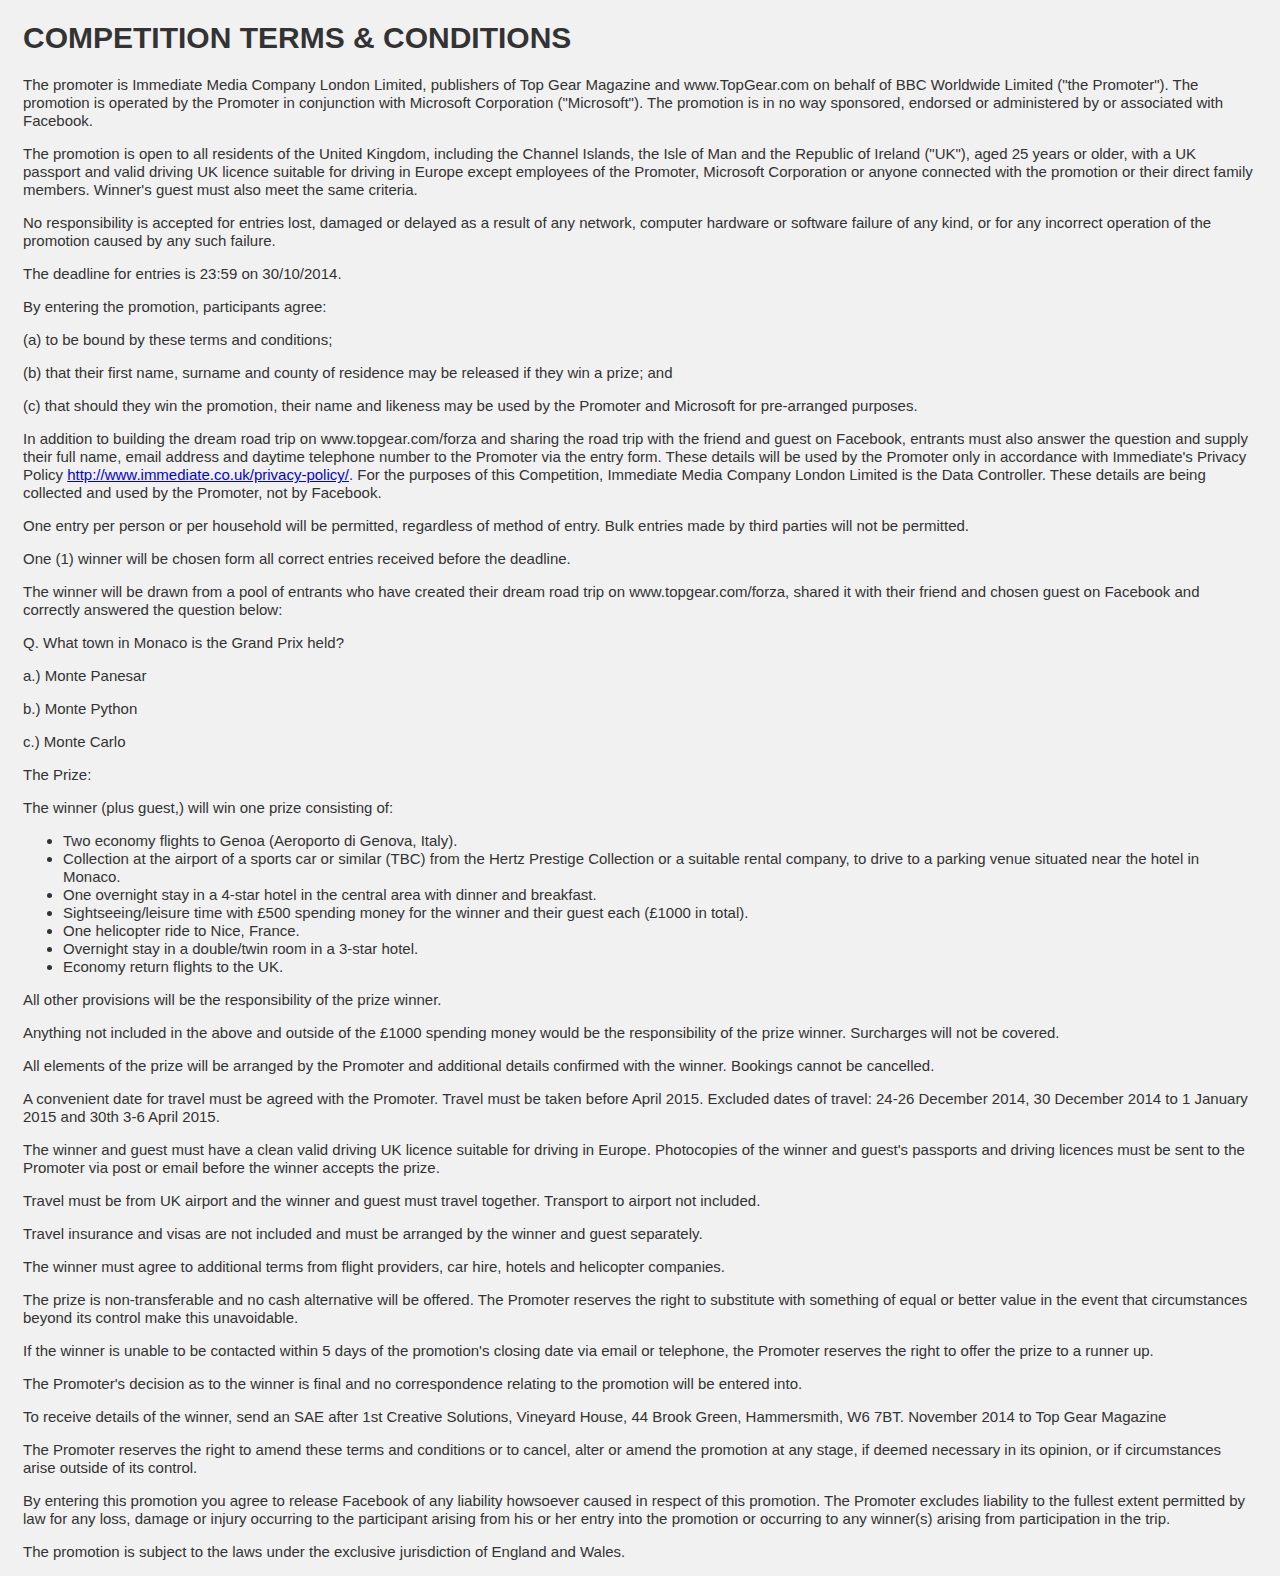
<file: terms-and-conditions/index.html>
<!DOCTYPE html>
<html lang="en">
<head>
    <meta charset="utf-8">
    <title>Competition terms & conditions - The Ultimate Road Trip - Forza Fuel - BBC Top Gear</title>
    <style>
        body {
            font-family: "Lato","Helvetica Neue",Helvetica,Arial,sans-serif;
            font-size: 15px;
            font-weight: 400;
            line-height: 1.2;
            color: #333333;
            background-color: #f1f1f1;
            padding: 0 15px;
        }
    </style>
</head>

<body>

<h1>COMPETITION TERMS & CONDITIONS</h1>

<p>The promoter is Immediate Media Company London Limited, publishers of Top Gear Magazine

and www.TopGear.com on behalf of BBC Worldwide Limited ("the Promoter"). The promotion is 

operated by the Promoter in conjunction with Microsoft Corporation ("Microsoft"). The promotion is 

in no way sponsored, endorsed or administered by or associated with Facebook.</p>

<p>The promotion is open to all residents of the United Kingdom, including the Channel Islands, the 

Isle of Man and the Republic of Ireland ("UK"), aged 25 years or older, with a UK passport and 

valid driving UK licence suitable for driving in Europe except employees of the Promoter, Microsoft 

Corporation or anyone connected with the promotion or their direct family members. Winner's 

guest must also meet the same criteria.</p>

<p>No responsibility is accepted for entries lost, damaged or delayed as a result of any network, 

computer hardware or software failure of any kind, or for any incorrect operation of the promotion 

caused by any such failure.</p>

<p>The deadline for entries is 23:59 on 30/10/2014.</p>

<p>By entering the promotion, participants agree:</p>

<p>(a) to be bound by these terms and conditions;</p>

<p>(b) that their first name, surname and county of residence may be released if they win a prize; and</p>

<p>(c) that should they win the promotion, their name and likeness may be used by the Promoter

and Microsoft for pre-arranged purposes.</p>

<p>In addition to building the dream road trip on www.topgear.com/forza and sharing the road trip 

with the friend and guest on Facebook, entrants must also answer the question and supply their 

full name, email address and daytime telephone number to the Promoter via the entry form. These 

details will be used by the Promoter only in accordance with Immediate's Privacy Policy <a href="http://

www.immediate.co.uk/privacy-policy/">http://www.immediate.co.uk/privacy-policy/</a>. For the purposes of this Competition, Immediate Media 

Company London Limited is the Data Controller. These details are being collected and used by the 

Promoter, not by Facebook.</p>

<p>One entry per person or per household will be permitted, regardless of method of entry. Bulk entries

made by third parties will not be permitted.</p>

<p>One (1) winner will be chosen form all correct entries received before the deadline.</p>

<p>The winner will be drawn from a pool of entrants who have created their dream road trip on 

www.topgear.com/forza, shared it with their friend and chosen guest on Facebook and correctly 

answered the question below:</p>

<p>Q. What town in Monaco is the Grand Prix held?</p>

<p>a.) Monte Panesar</p>

<p>b.) Monte Python</p>

<p>c.) Monte Carlo</p>

<p>The Prize:</p>

<p>The winner (plus guest,) will win one prize consisting of:</p>

<ul>
    <li>Two economy flights to Genoa (Aeroporto di Genova, Italy).</li>
    <li>Collection at the airport of a sports car or similar (TBC) from the Hertz Prestige Collection or

a suitable rental company, to drive to a parking venue situated near the hotel in Monaco.</li>
    <li>One overnight stay in a 4-star hotel in the central area with dinner and breakfast.</li>
    <li>Sightseeing/leisure time with &pound;500 spending money for the winner and their guest each

(&pound;1000 in total).</li>
    <li>One helicopter ride to Nice, France.</li>
    <li>Overnight stay in a double/twin room in a 3-star hotel.</li>
    <li>Economy return flights to the UK.</li>
</ul>
    
<p>All other provisions will be the responsibility of the prize winner.</p>

<p>Anything not included in the above and outside of the &pound;1000 spending money would be the 

responsibility of the prize winner. Surcharges will not be covered.</p>

<p>All elements of the prize will be arranged by the Promoter and additional details confirmed with the 

winner. Bookings cannot be cancelled.</p>

<p>A convenient date for travel must be agreed with the Promoter. Travel must be taken before April

 2015. Excluded dates of travel: 24-26 December 2014, 30 December 2014 to 1 January 2015 and 

30th

3-6 April 2015.</p>

<p>The winner and guest must have a clean valid driving UK licence suitable for driving in Europe.

Photocopies of the winner and guest's passports and driving licences must be sent to the Promoter 

via post or email before the winner accepts the prize.</p>

<p>Travel must be from UK airport and the winner and guest must travel together. Transport to airport

not included.</p>

<p>Travel insurance and visas are not included and must be arranged by the winner and guest

separately.</p>

<p>The winner must agree to additional terms from flight providers, car hire, hotels and helicopter

companies.</p>

<p>The prize is non-transferable and no cash alternative will be offered. The Promoter reserves the right

to substitute with something of equal or better value in the event that circumstances beyond its 

control make this unavoidable.</p>

<p>If the winner is unable to be contacted within 5 days of the promotion's closing date via email or

telephone, the Promoter reserves the right to offer the prize to a runner up.</p>

<p>The Promoter's decision as to the winner is final and no correspondence relating to the promotion 

will be entered into.</p>

<p>To receive details of the winner, send an SAE after 1st

Creative Solutions, Vineyard House, 44 Brook Green, Hammersmith, W6 7BT.

 November 2014 to Top Gear Magazine</p>

<p>The Promoter reserves the right to amend these terms and conditions or to cancel, alter or amend

the promotion at any stage, if deemed necessary in its opinion, or if circumstances arise outside of 

its control.</p>

<p>By entering this promotion you agree to release Facebook of any liability howsoever caused in

respect of this promotion. The Promoter excludes liability to the fullest extent permitted by law 

for any loss, damage or injury occurring to the participant arising from his or her entry into the 

promotion or occurring to any winner(s) arising from participation in the trip.</p>

<p>The promotion is subject to the laws under the exclusive jurisdiction of England and Wales.</p>

</body>
</html>
</file>
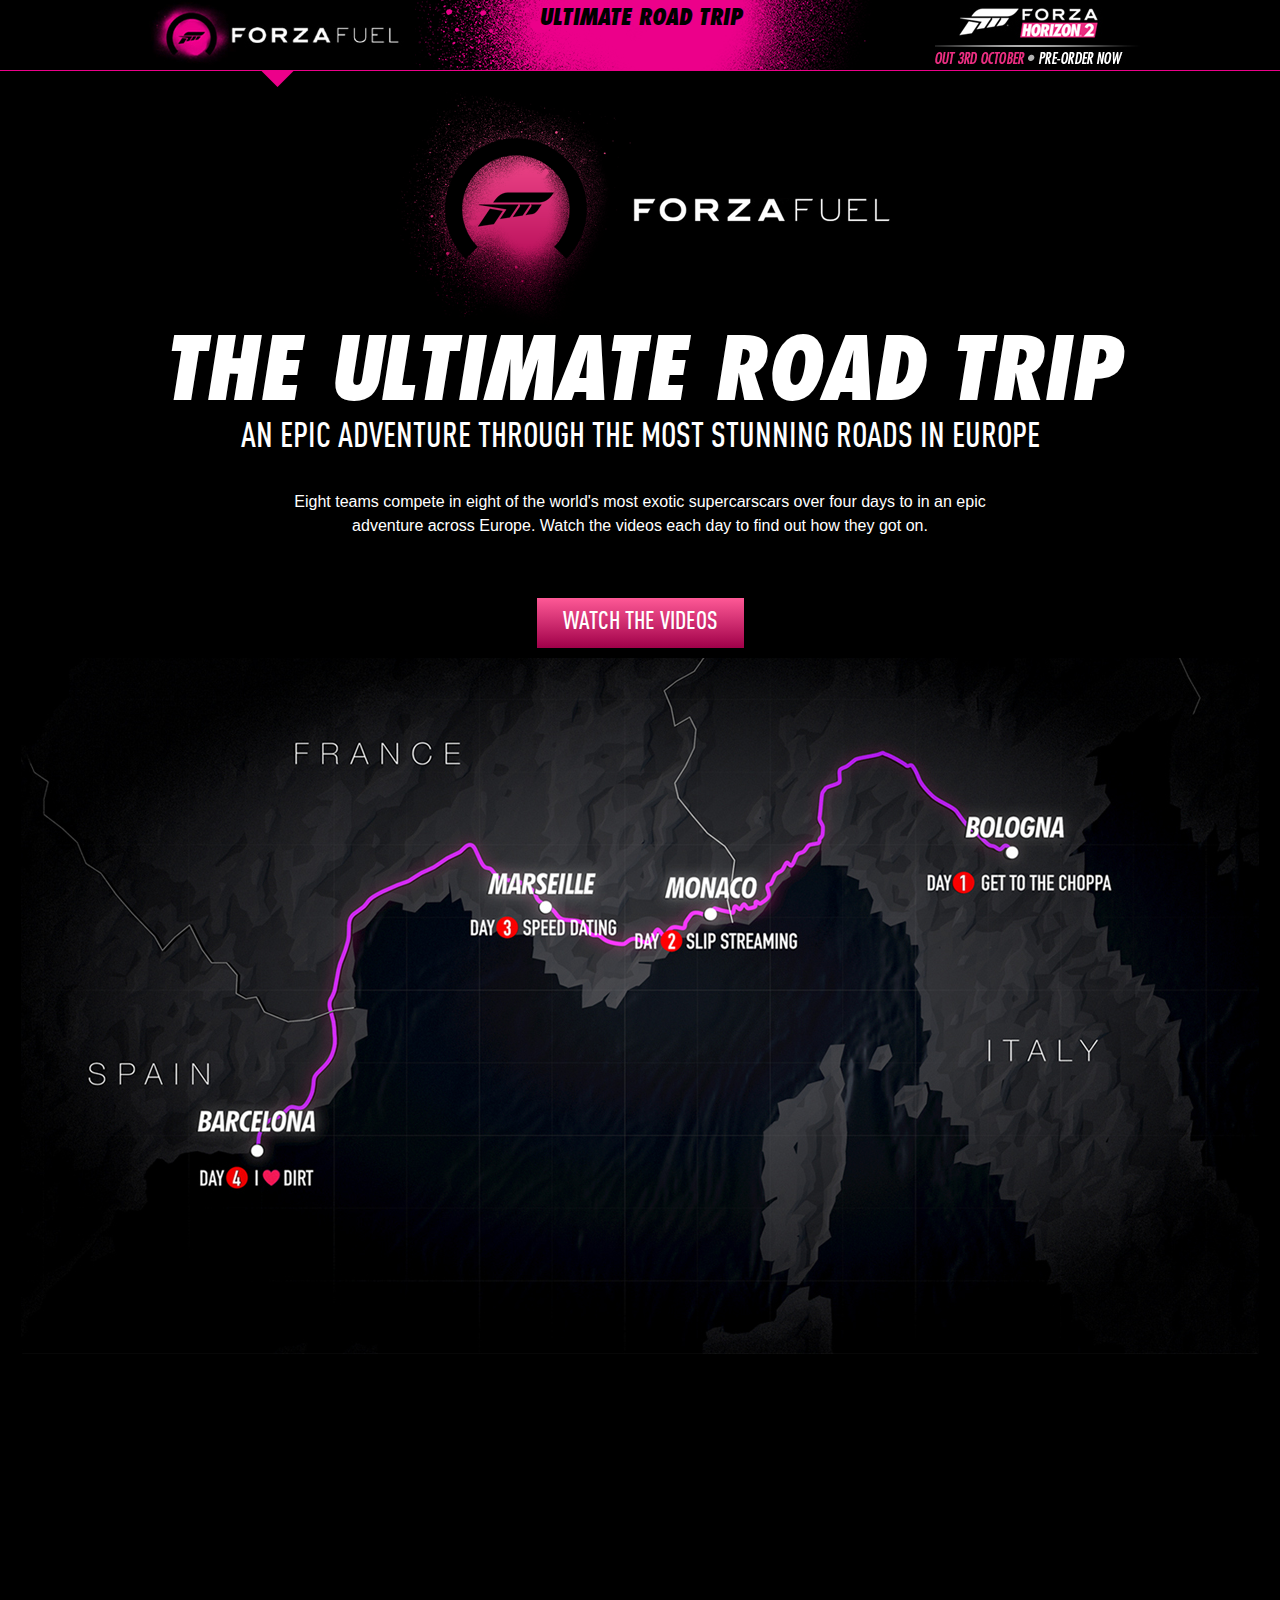
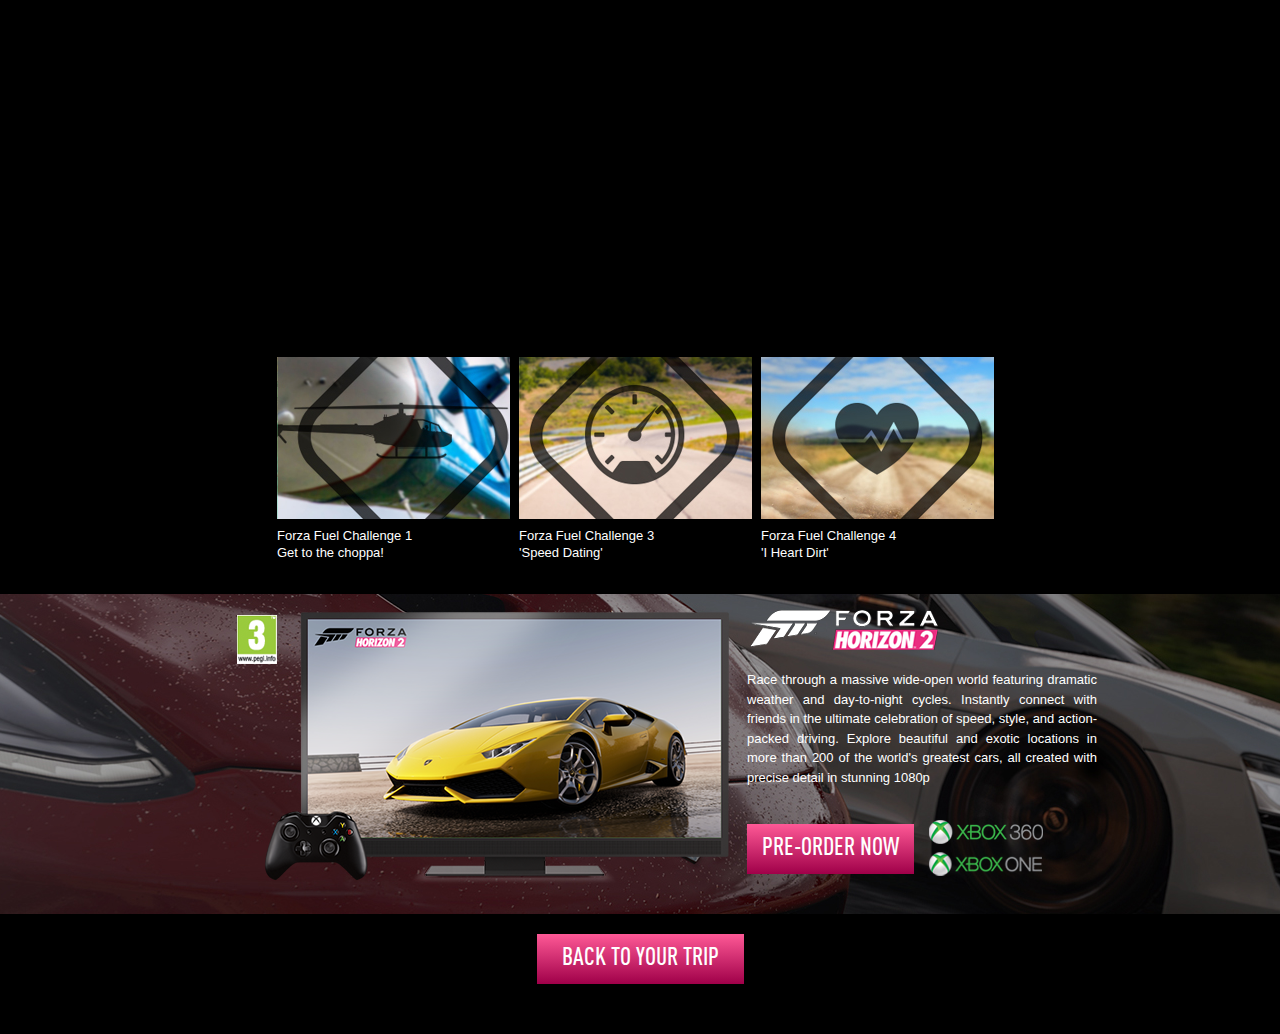
<file: about.html>
<!DOCTYPE html>
<head>
    <meta charset="utf-8">
    <meta http-equiv="X-UA-Compatible" content="IE=edge">
    <link rel="stylesheet" type="text/css" href="css/font.css">
    <link rel="stylesheet" type="text/css" href="css/main.css">
    <link rel="stylesheet" type="text/css" href="css/pages.css">
    <title>The Ultimate Road Trip - Forza Fuel - BBC Top Gear</title>
    <meta property="og:url" content="http://www.topgear.com/forza" /> 
    <meta property="og:title" content="Create your ultimate Road Trip | Forza Fuel | BBC Top Gear" />
    <meta property="og:description" content="Visit www.topgear.com/forza now to create your own perfect Forza road trip! Share with your friends and you could win a perfect road trip of your own with a friend to Monaco!" /> 
    <meta property="og:image" content="http://compass.xboxlive.com/assets/5d/ab/5dabf58b-a2bb-4901-bde5-0f49d168086f.jpg" /> 
</head>

<body id="videos-page">
    
    <!--[if lte IE 9]>
        <p class="browsehappy">You are using an <strong>outdated</strong> browser. Please <a href="http://browsehappy.com/">upgrade your browser</a> to improve your experience.</p>
    <![endif]-->
    
    <main>
        
        <header>
            <nav ng-controller="navigationController">
                
                <div class="inner">
                
                    <div class="ff-logo">
                        <a href="about.html">
                            <img src="img/ff-logo.jpg" />
                        </a>
                    </div>
                    <div class="user-progress">
                        <div class="title"><a href="http://www.topgear.com/forza/"><span class="ff-futura black">Ultimate Road Trip</a></span></div>
                    </div>
                    <div class="ff-preorder">
                        <a href="http://www.xbox.com/en-GB/games/forza-horizon-2">
                            <img src="img/ff-preorder.jpg" />
                        </a>
                    </div>
                    <div class="pointer"></div>
                </div>
                
            </nav>
            
        </header>
        
        <div class="sections-wrapper">
            <section id="screen-5" class="videos">
                <div class="inner">
                    
                    <div class="logo-wrapper">
                        <img src="img/f-spraylogo.png" class="logo-image" />
                        <img src="img/ff-title.png" class="logo-title" />
                    </div>
                    
                    <div class="main-heading-wrapper">
                        <h1 class="ff-futura"><span class="fnt-col-white">The Ultimate Road Trip</span></h1>
                        <h2 class="ff-din">AN EPIC ADVENTURE THROUGH THE MOST STUNNING ROADS IN EUROPE</h2>
                    </div>
                    
                    <p class="intro">Eight teams compete in eight of the world's most exotic supercarscars over four days to in an epic adventure across Europe. Watch the videos each day to find out how they got on.</p>
                    
                    <a class="button-pink ff-din scroll-to" href="#video-section">WATCH THE VIDEOS</a>
                    
                    <div id="map">
                        <img src="img/map.jpg" />
                    </div>
                    
                    <div id="videos-wrapper">
                        <a name="video-section"></a>
                        <div class="main-video">
                            <ul>
                                <!--<li id="video-0" class="mask"><img src="img/mask2.jpg" /></li>-->
                                <li id="video-1" class=""><iframe width="960" height="540" src="//www.youtube.com/embed/WDxniMglTaI" frameborder="0" allowfullscreen></iframe></li>
                                <!--<li id="video-2" class=""></li>-->
                                <li id="video-3" class=""><iframe width="960" height="540" src="//www.youtube.com/embed/urrMe8xFHME" frameborder="0" allowfullscreen></iframe></li>
                                <li id="video-4" class=""><iframe width="960" height="540" src="//www.youtube.com/embed/LqASmbSYlV0" frameborder="0" allowfullscreen></iframe></li>
                            </ul>
                        </div>
                        
                        <div class="video-thumbnails">
                            <ul style="width: 726px; margin: 0 auto;">
                                <li id="thumb-1" class="on"><a class="thumb" href=""><img src="img/videos/thumbnails/1.jpg" /></a><a class="video-title" target="_blank" href="https://www.youtube.com/watch?v=WDxniMglTaI&list=UUozZmz40Oc6NYD4JtZJgO8A">Forza Fuel Challenge 1 <br>Get to the choppa!</a></li>
                                <!--<li id="thumb-2" class="on"><a href=""><img src="img/videos/thumbnails/2.jpg" /></a></li>-->
                                <li id="thumb-3" class="on"><a class="thumb" href=""><img src="img/videos/thumbnails/3.jpg" /></a><a class="video-title" target="_blank" href="https://www.youtube.com/watch?v=urrMe8xFHME&index=1&list=UUozZmz40Oc6NYD4JtZJgO8A">Forza Fuel Challenge 3 <br>'Speed Dating'</a></li>
                                <li id="thumb-4" class="on last"><a class="thumb" href=""><img src="img/videos/thumbnails/4.jpg" /></a><a class="video-title" target="_blank" href="https://www.youtube.com/watch?v=LqASmbSYlV0&list=UUozZmz40Oc6NYD4JtZJgO8A">Forza Fuel Challenge 4 <br>'I Heart Dirt'</a></li>
                            </ul>
                        </div>
                    </div>
                    
                    <div class="preorder-wrapper">
                        <div class="inner">
                            <p>Race through a massive wide-open world featuring dramatic weather and day-to-night cycles. Instantly connect with friends in the ultimate celebration of speed, style, and action-packed driving. Explore beautiful and exotic locations in more than 200 of the world's greatest cars, all created with precise detail in stunning 1080p</p>
                            <a class="button-pink ff-din button-preorder" href="http://www.xbox.com/en-GB/games/forza-horizon-2">PRE-ORDER NOW</a>
                        </div> 
                    </div>
                    
                    <a class="button-pink ff-din" href="http://www.topgear.com/forza/">BACK TO YOUR TRIP</a>
                    <div class="spacer h50"></div>
                </div>
            </section>       
        </div>
        
    </main>
    <script src="js/jquery-1.11.1.min.js"></script>
    <script src="js/video-page.js"></script>                
</body>

</html>
</file>
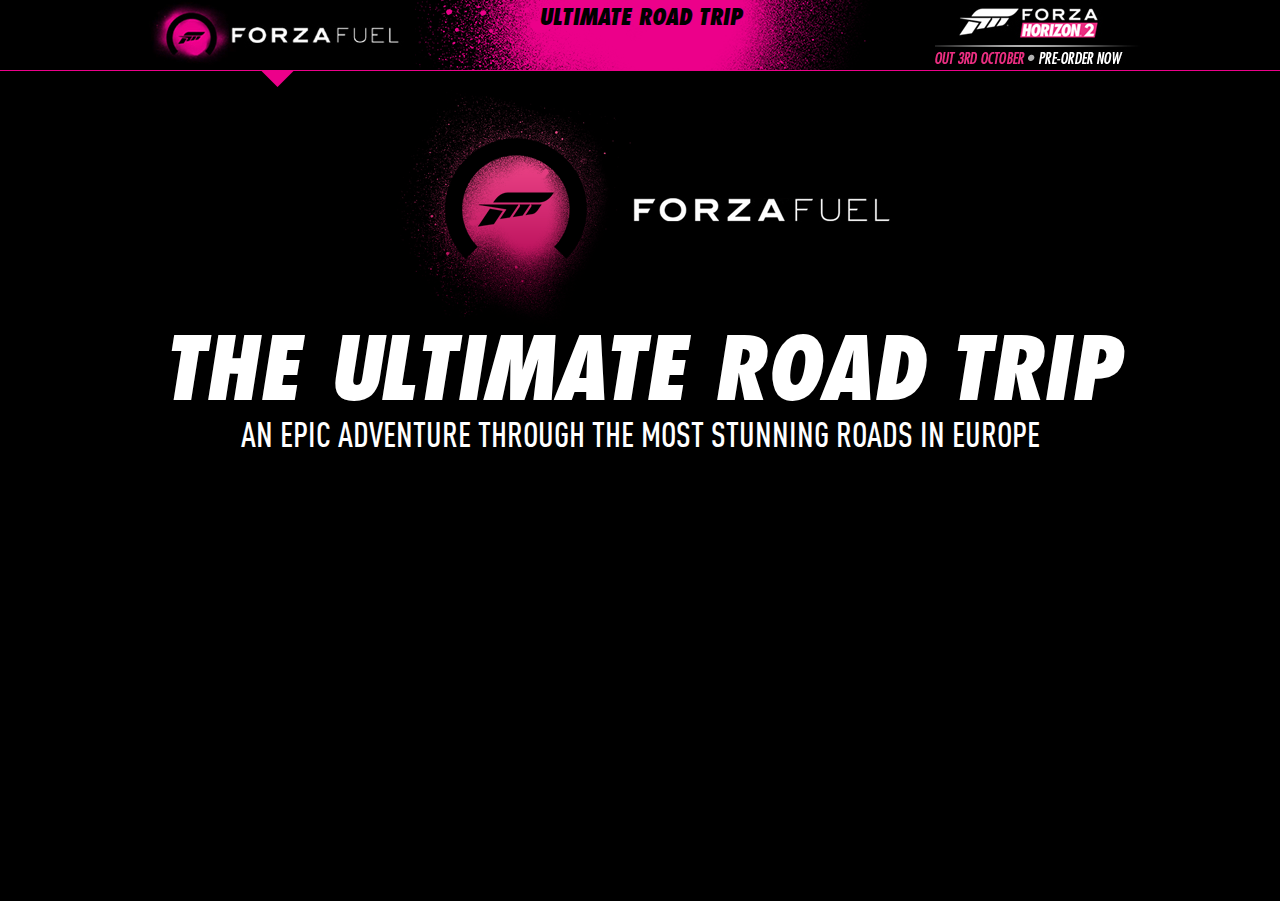
<file: competition.html>
<!DOCTYPE html>

<head>
    <meta charset="utf-8">
    <meta http-equiv="X-UA-Compatible" content="IE=edge">
    <link rel="stylesheet" type="text/css" href="css/font.css">
    <link rel="stylesheet" type="text/css" href="css/main.css">
    <link rel="stylesheet" type="text/css" href="css/pages.css">
    <title>The Ultimate Road Trip - Forza Fuel - BBC Top Gear</title>
    <meta property="og:url" content="http://www.topgear.com/forza" />
    <meta property="og:title" content="Create your ultimate Road Trip | Forza Fuel | BBC Top Gear" />
    <meta property="og:description" content="Visit www.topgear.com/forza now to create your own perfect Forza road trip! Share with your friends and you could win a perfect road trip of your own with a friend to Monaco!" />
    <meta property="og:image" content="http://compass.xboxlive.com/assets/5d/ab/5dabf58b-a2bb-4901-bde5-0f49d168086f.jpg" />
    <style>
        a {
            color: white;
            text-decoration: underline;
        }
        #mrmContainer .mrmRequiredAsterisk {
            color: pink !important;
        }
        #mrmContainer input[type="text"] {
            width: 200px;
            margin-bottom: 10px;
            border-radius: 2px;
            border-style: solid;
        }
        /* DIV containing the form */
        #mrmContainer {
            width: 600px;
            margin: 0 auto;
            color: white;
        }
        /* FORM */
        #mrmForm {}
        /* DIV Class for each Question */
        .mrmField {}
        /* LABEL Class for each Question */
        .mrmLabel {}
        /* DIV Class for each Validation Balloon */
        .mrmValidationBalloon {}
        /* DIV containing What town in Monaco is the Grand Prix held? */
        #mrmField_92242391_5a04_4142_83a7_7d72551dcfbd {}
        /* LABEL for What town in Monaco is the Grand Prix held? */
        #mrmLabel_92242391_5a04_4142_83a7_7d72551dcfbd {
            font-size: 20px;
            margin-bottom: 15px;
        }
        /* SPAN for What town in Monaco is the Grand Prix held? Validation Balloon */
        #mrmLabel_92242391_5a04_4142_83a7_7d72551dcfbdBalloon {}
        /* DIV containing Title of Name */
        #mrmField_b3a1a7f6_507e_47aa_ad94_ae42eaf558c6 {}
        /* LABEL for Title of Name */
        #mrmLabel_b3a1a7f6_507e_47aa_ad94_ae42eaf558c6 {}
        /* SELECT for Title of Name */
        #mrm_b3a1a7f6_507e_47aa_ad94_ae42eaf558c6TitleSelect {}
        /* LABEL for Title (Other) of Name */
        #mrm_b3a1a7f6_507e_47aa_ad94_ae42eaf558c6TitleOtherLabel {}
        /* INPUT for Title (Other) of Name */
        #mrm_b3a1a7f6_507e_47aa_ad94_ae42eaf558c6TitleOtherInput {}
        /* DIV containing Forename */
        #mrmField_b3a1a7f6_507e_47aa_ad94_ae42eaf558c6Forename {}
        /* LABEL for Forename */
        #mrmLabel_b3a1a7f6_507e_47aa_ad94_ae42eaf558c6Forename {}
        /* INPUT for Forename */
        #mrm_b3a1a7f6_507e_47aa_ad94_ae42eaf558c6Forename {}
        /* SPAN for Forename Validation Balloon */
        #mrm_b3a1a7f6_507e_47aa_ad94_ae42eaf558c6ForenameBalloon {}
        /* DIV containing Surname */
        #mrmField_b3a1a7f6_507e_47aa_ad94_ae42eaf558c6Surname {}
        /* LABEL for Surname */
        #mrmLabel_b3a1a7f6_507e_47aa_ad94_ae42eaf558c6Surname {}
        /* INPUT for Surname */
        #mrm_b3a1a7f6_507e_47aa_ad94_ae42eaf558c6Surname {}
        /* SPAN for Surname Validation Balloon */
        #mrm_b3a1a7f6_507e_47aa_ad94_ae42eaf558c6SurnameBalloon {}
        /* DIV containing Number */
        #mrmField_d5a352ab_96f4_43af_954a_eeda4e52e07a {}
        /* LABEL for Number */
        #mrmLabel_d5a352ab_96f4_43af_954a_eeda4e52e07a {}
        /* INPUT for Number */
        #mrm_d5a352ab_96f4_43af_954a_eeda4e52e07a {}
        /* Validation SPAN for Number */
        #mrm_d5a352ab_96f4_43af_954a_eeda4e52e07aBalloon {}
        /* DIV for Email */
        #mrmField_71be5853_9248_4758_a790_ea8d93574445 {}
        /* LABEL for Email */
        #mrmLabel_71be5853_9248_4758_a790_ea8d93574445 {}
        /* INPUT for Email */
        #mrm_71be5853_9248_4758_a790_ea8d93574445 {}
        /* DIV for Email Validation Balloon */
        #mrm_71be5853_9248_4758_a790_ea8d93574445Balloon {}
        /* DIV for To receive offers and newsletters from Microsoft by email, please tick here */
        #mrmField_68c98919_f286_40b6_91c3_3ea1c690b363 {}
        /* LABEL for To receive offers and newsletters from Microsoft by email, please tick here */
        #mrmLabel_68c98919_f286_40b6_91c3_3ea1c690b363 {}
        /* INPUT for To receive offers and newsletters from Microsoft by email, please tick here */
        #mrm_68c98919_f286_40b6_91c3_3ea1c690b363 {}
        /* DIV for I accept the <a href="http://www.topgear.com/forza/terms-and-conditions/">Terms and Conditions</a> */
        #mrmField_9b9e92a9_1542_4c22_aaf5_3f5f465f0c6e {}
        /* LABEL for I accept the <a href="http://www.topgear.com/forza/terms-and-conditions/">Terms and Conditions</a> */
        #mrmLabel_9b9e92a9_1542_4c22_aaf5_3f5f465f0c6e {}
        /* INPUT for I accept the <a href="http://www.topgear.com/forza/terms-and-conditions/">Terms and Conditions</a> */
        #mrm_9b9e92a9_1542_4c22_aaf5_3f5f465f0c6e {}
        /* DIV containing Submit */
        #mrmFormSubmit {}
        /* LABEL for Submit */
        #mrmLabelSubmit {}
        /* Submit */
        #mrmSubmit {
            background-color: #fe5996;
            background: linear-gradient(#fe5996, #a00049) repeat scroll 0 0 rgba(0, 0, 0, 0);
            text-transform: uppercase;
            width: 207px;
            height: 50px;
            line-height: 50px;
            text-align: center;
            margin-top: 10px;
        }
        /* DIV containing Messages */
        #mrmMessage {}
    </style>
</head>

<body id="videos-page">
    <!--[if lte IE 9]>
        <p class="browsehappy">You are using an <strong>outdated</strong> browser. Please <a href="http://browsehappy.com/">upgrade your browser</a> to improve your experience.</p>
    <![endif]-->
    <main>
        <header>
            <nav ng-controller="navigationController">
                <div class="inner">
                    <div class="ff-logo">
                        <a href="about.html">
                            <img src="img/ff-logo.jpg" />
                        </a>
                    </div>
                    <div class="user-progress">
                        <div class="title"><a href="http://www.topgear.com/forza/"><span class="ff-futura black">Ultimate Road Trip</a>
                            </span>
                        </div>
                    </div>
                    <div class="ff-preorder">
                        <a href="http://www.xbox.com/en-GB/games/forza-horizon-2">
                            <img src="img/ff-preorder.jpg" />
                        </a>
                    </div>
                    <div class="pointer"></div>
                </div>
            </nav>
        </header>
        <div class="sections-wrapper">
            <section id="screen-5" class="videos">
                <div class="inner">
                    <div class="logo-wrapper">
                        <img src="img/f-spraylogo.png" class="logo-image" />
                        <img src="img/ff-title.png" class="logo-title" />
                    </div>
                    <div class="main-heading-wrapper">
                        <h1 class="ff-futura"><span class="fnt-col-white">The Ultimate Road Trip</span></h1>
                        <h2 class="ff-din">AN EPIC ADVENTURE THROUGH THE MOST STUNNING ROADS IN EUROPE</h2>
                    </div>
                    <p class="intro">
                        <!-- Start Form Builder -->
                        <script src="https://www.competitiondata.co.uk/formbuilder.ashx?formid=141a19ed-e628-4473-bc11-1f037ed00544" type="text/javascript"></script>
                        <!-- End Form Builder -->
                    </p>
                    <div class="spacer h50"></div>
                </div>
            </section>
        </div>
    </main>
    <script src="js/jquery-1.11.1.min.js"></script>
    <script src="js/video-page.js"></script>
</body>

</html>
</file>
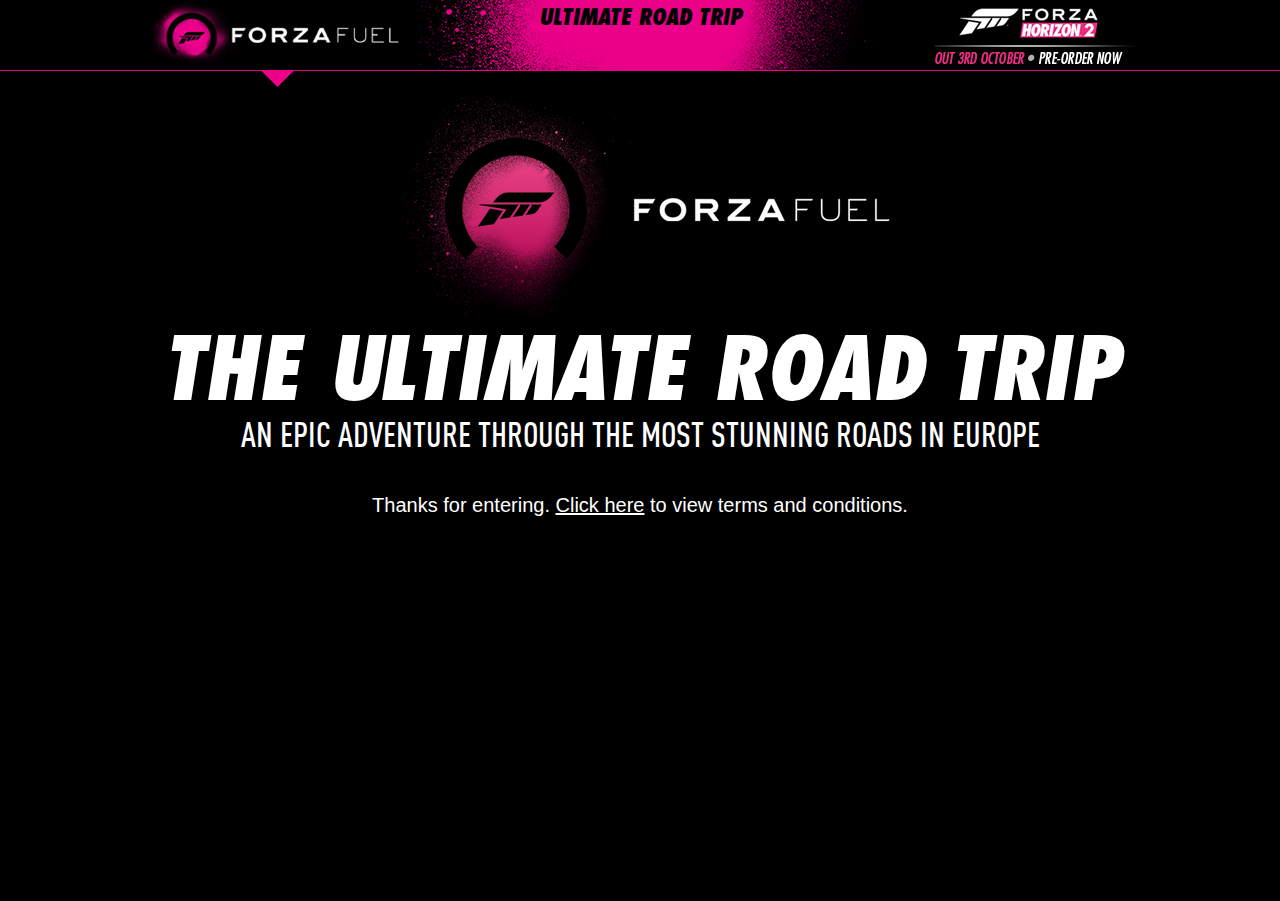
<file: thank-you.html>
<!DOCTYPE html>
<head>
    <meta charset="utf-8">
    <meta http-equiv="X-UA-Compatible" content="IE=edge">
    <link rel="stylesheet" type="text/css" href="css/font.css">
    <link rel="stylesheet" type="text/css" href="css/main.css">
    <link rel="stylesheet" type="text/css" href="css/pages.css">
    <title>The Ultimate Road Trip - Forza Fuel - BBC Top Gear</title>
    <meta property="og:url" content="http://www.topgear.com/forza" /> 
    <meta property="og:title" content="Create your ultimate Road Trip | Forza Fuel | BBC Top Gear" />
    <meta property="og:description" content="Visit www.topgear.com/forza now to create your own perfect Forza road trip! Share with your friends and you could win a perfect road trip of your own with a friend to Monaco!" /> 
    <meta property="og:image" content="http://compass.xboxlive.com/assets/5d/ab/5dabf58b-a2bb-4901-bde5-0f49d168086f.jpg" />
    
    <style>
        
        a {
            color: white;
            text-decoration: underline;
        }
        
        p.intro {
            font-size: 20px;
        }
        
    </style>
    
</head>

<body id="videos-page">
    
    <!--[if lte IE 9]>
        <p class="browsehappy">You are using an <strong>outdated</strong> browser. Please <a href="http://browsehappy.com/">upgrade your browser</a> to improve your experience.</p>
    <![endif]-->
    
    <main>
        
        <header>
            <nav ng-controller="navigationController">
                
                <div class="inner">
                
                    <div class="ff-logo">
                        <a href="about.html">
                            <img src="img/ff-logo.jpg" />
                        </a>
                    </div>
                    <div class="user-progress">
                        <div class="title"><a href="http://www.topgear.com/forza/"><span class="ff-futura black">Ultimate Road Trip</a></span></div>
                        
                    </div>
                    <div class="ff-preorder">
                        <a href="http://www.xbox.com/en-GB/games/forza-horizon-2">
                            <img src="img/ff-preorder.jpg" />
                        </a>
                    </div>
                    <div class="pointer"></div>
                </div>
                
            </nav>
            
        </header>
        
        <div class="sections-wrapper">
            <section id="screen-5" class="videos">
                <div class="inner">
                    
                    <div class="logo-wrapper">
                        <img src="img/f-spraylogo.png" class="logo-image" />
                        <img src="img/ff-title.png" class="logo-title" />
                    </div>
                    
                    <div class="main-heading-wrapper">
                        <h1 class="ff-futura"><span class="fnt-col-white">The Ultimate Road Trip</span></h1>
                        <h2 class="ff-din">AN EPIC ADVENTURE THROUGH THE MOST STUNNING ROADS IN EUROPE</h2>
                    </div>
                    
                    <p class="intro">    
                        Thanks for entering. <a href="http://www.topgear.com/forza/terms-and-conditions/">Click here</a> to view terms and conditions.
                    </p>
                    
                    <div class="spacer h50"></div>
                </div>
            </section>       
        </div>
        
        <script>
            setTimeout(function() {
                window.location = 'about.html';
            }, 5000);
        </script>
        
    </main>
                  
</body>

</html>
</file>
<file: css/font.css>
@font-face {
    font-family: "FuturaLTPro-XBoldCondObl";
    src: url("../fonts/2B9376_0_0.eot?#iefix") format("embedded-opentype"), url("../fonts/2B9376_0_0.woff") format("woff"), url("../fonts/2B9376_0_0.ttf") format("truetype");
}

@font-face {
    font-family: "DINWeb-CondBold";
    src: url("../fonts/DINWeb-CondBold.eot?#iefix") format("embedded-opentype"), url("../fonts/DINWeb-CondBold.woff") format("woff"), url("../fonts/DINWeb-CondBold.ttf") format("truetype");
}

@font-face {
    font-family: "DINWeb-CondMedium";
    src: url("../fonts/DINWeb-CondMedium.eot?#iefix") format("embedded-opentype"), url("../fonts/DINWeb-CondMedium.woff") format("woff"), url("../fonts/DINWeb-CondMedium.ttf") format("truetype");
}

@font-face {
    font-family: "DINWeb-CondRegular";
    src: url("../fonts/DINWeb-Cond.eot?#iefix") format("embedded-opentype"), url("../fonts/DINWeb-Cond.woff") format("woff"), url("../fonts/DINWeb-Cond.ttf") format("truetype");
}

@media not all {
    
    @font-face {
        font-family: "FuturaLTPro-XBoldCondOblWIN";
        src: url("../fonts/2b937600.svg") format("svg");
    }
    @font-face {
        font-family: "DINWeb-CondMediumWIN";
        src: url("../fonts/dinwebcondmedium.svg") format("svg");
    }
    .ff-windows .forzafuel .ff-futura {
        font-family: 'FuturaLTPro-XBoldCondOblWIN','FuturaLTPro-XBoldCondObl';
    }
    .ff-windows .forzafuel .ff-din {
        font-family: 'DINWeb-CondMediumWIN','DINWeb-CondMedium';
    }
    
}

.ff-futura {
    font-family: 'FuturaLTPro-XBoldCondObl';
    letter-spacing: 0;
    text-transform: uppercase;
}
.ff-din {
    color: #fff;
    font-family: DINWeb-CondMedium;
    font-weight: normal;
    letter-spacing: 0;
    text-transform: uppercase;
}
</file>
<file: css/main.css>
[ng\:cloak],[ng-cloak],.ng-cloak
{
  display:none!important;
}

html,body,div,span,applet,object,iframe,h1,h2,h3,h4,h5,h6,p,blockquote,pre,a,abbr,acronym,address,big,cite,code,del,dfn,em,img,ins,kbd,q,s,samp,small,strike,strong,sub,sup,tt,var,b,u,i,center,dl,dt,dd,ol,ul,li,fieldset,form,label,legend,table,caption,tbody,tfoot,thead,tr,th,td,article,aside,canvas,details,embed,figure,figcaption,footer,header,hgroup,menu,nav,output,ruby,section,summary,time,mark,audio,video
{
  border:0;
  outline:none;
  font-size:100%;
  font:inherit;
  vertical-align:baseline;
  margin:0;
  padding:0;
}

body
{
  line-height:1;
  background-color:#000;
  font-family:'Segoe UI', Helvetica, Arial, sans-serif;
  letter-spacing:0;
  overflow-x:hidden;
}

html,body
{
  height:100%;
  margin:0 0 1px;
  padding:0;
}

p
{
  line-height:1.5em;
}

ol,ul
{
  list-style:none;
}

blockquote,q
{
  quotes:none;
}

blockquote:before,blockquote:after,q:before,q:after
{
  content:none;
}

table
{
  border-collapse:collapse;
  border-spacing:0;
}

main
{
  width:100%;
  max-width:1920px;
  min-width:1000px;
  overflow:hidden;
  position:relative;
  margin:0 auto;
}

header
{
  width:100%;
  max-width:1920px;
  min-width:1000px;
  height:90px;
  position:fixed;
  z-index:10;
}

header .pointer
{
  width:35px;
  height:17px;
  background-image:url(../img/nav-pointer.png);
  margin:0 auto;
}

.sections-wrapper
{
  position:relative;
  height:1080px;
  overflow:hidden;
}

section
{
  width:100%;
  position:absolute;
}

section .option
{
  float:left;
}

.select-arrows
{
  position:absolute;
  z-index:9;
  display:block;
  width:70px;
  height:70px;
}

h1
{
  text-align:center;
  font-size:40px;
}

p.main-text
{
  text-align:center;
}

.options-wrapper
{
  position:absolute;
  top:0;
  width:100%;
}

.thumbnails-wrapper
{
  height:144px;
  width:100%;
  background-color:#000;
  bottom:50px;
  position:absolute;
}

.thumbnails-wrapper .pointer
{
  position:relative;
  z-index:1;
  margin:0 auto;
}

.thumbnails-wrapper .carousel-wrapper
{
  width:905px;
  overflow:hidden;
  position:relative;
  top:-15px;
  margin:0 auto;
}

ul.thumbnails
{
  width:9999px;
  position:relative;
}

.thumbnail
{
  width:173px;
  height:124px;
  float:left;
  margin-right:10px;
  opacity:0.6;
  overflow:hidden;
}

.thumbnail .bleeding-text
{
  display:none;
}

.thumbnail.highlight
{
  opacity:1;
}

.continue-wrapper
{
  position:absolute;
  bottom:0;
  padding-bottom:25px;
  width:100%;
  text-align:center;
}

.continue-wrapper .label
{
  color:#FFF;
  height:30px;
  display:inline-block;
  font-size:18px;
  text-transform:uppercase;
}

.continue
{
  width:70px;
  height:70px;
  display:block;
  margin:0 auto;
}

h1 .small
{
  font-size:48px;
}

h1 .large
{
  font-size:112.5px;
}

h2
{
  text-align:center;
  font-size:48px;
}

nav
{
  width:100%;
  height:70px;
  z-index:10;
  background-color:#000;
  border-bottom:1px solid #ec008a;
  background-image:url(../img/nav-bg.png);
  background-position:center;
  background-repeat:no-repeat;
  position:relative;
  margin:0 auto;
}

nav .inner
{
  width:1000px;
  position:relative;
  margin:0 auto;
}

nav .ff-logo
{
  position:absolute;
  top:0;
  left:0;
  width:275px;
}

nav .ff-preorder
{
  position:absolute;
  top:0;
  right:0;
  width:205px;
}

nav .title a
{
  color:#000;
  text-decoration:none;
}

.user-progress
{
  width:207px;
  height:100px;
  margin:0 auto;
}

.user-progress .title
{
  font-size:22px;
  text-align:center;
  position:relative;
  top:7px;
}

.user-progress ul
{
  position:relative;
  width:175px;
  top:7px;
  margin:0 auto;
}

.user-progress ul li
{
  float:left;
  display:block;
  margin-right:10px;
  background-image:url(../img/user-progress.jpg);
}

.user-progress ul li.on
{
  background-image:url(../img/user-progress-on-1.jpg);
}

.user-progress ul li a
{
  display:block;
  width:36px;
  height:35px;
  cursor:default;
}

.user-progress ul li.on a
{
  cursor:pointer;
}

#user-progress-2
{
  background-position:0 0;
}

#user-progress-3
{
  background-position:-40px 0;
}

#user-progress-4
{
  background-position:-236px 0;
}

#user-progress-5
{
  background-position:-120px 0;
}

.main-left-gradient,.main-right-gradient
{
  position:absolute;
  top:0;
  width:100px;
  height:1080px;
  background:gray;
  z-index:10;
  opacity:1;
}

.main-left-gradient
{
  left:0;
  opacity:0.5;
  background:linear-gradient(toright,black,transparent);
  display:none;
}

.main-right-gradient
{
  right:0;
  opacity:0.5;
  background:linear-gradient(toleft,black,transparent);
  display:none;
}

section.home
{
  background-size:100%;
  background-color:#000;
  background-image:url(../img/main2.jpg);
  background-position:center top;
  background-repeat:no-repeat;
  background-attachment:fixed;
  top:70px;
}

section.home h1 .large
{
  font-size:155px;
}

section.home .main-heading-wrapper
{
  position:absolute;
  width:100%;
  height:175px;
  top:65px;
  z-index:1;
}

section.home .main-text-wrapper
{
  color:#FFF;
  position:absolute;
  width:100%;
  top:235px;
}

section.home .main-text-wrapper p
{
  width:900px;
  text-align:center;
  font-size:26px;
  line-height:1.5em;
  text-transform:none;
  margin:25px auto 0;
}

section.home .continue-wrapper
{
  position:absolute;
  bottom:0;
}

section.home.allow-fixed .continue-wrapper
{
  position:fixed;
}

section.home .mask
{
  width:100%;
  background-color:#000;
  opacity:0.4;
  position:absolute;
  top:0;
}

section.home .logo-mask
{
  width:100%;
  opacity:0.4;
}

section.home .logo-mask img
{
  width:100%;
  position:fixed;
  top:-210px;
}

section.location .main-heading-wrapper
{
  position:absolute;
  width:100%;
  height:175px;
  top:40px;
  z-index:2;
}

section.location .options-wrapper
{
  width:100%;
  overflow:hidden;
  position:relative;
  margin:0 auto 85px;
}

section.location.allow-fixed .options-wrapper
{
  position:fixed;
  top:70px;
}

section.location .options-wrapper > .inner
{
  width:100%;
  overflow:hidden;
  margin:0 auto;
}

section.location li.option
{
  width:1920px;
  overflow:hidden;
}

section.location .thumbnails-wrapper
{
  position:absolute;
  top:425px;
  width:100%;
  height:159px;
  background-color:#ebebeb;
  box-shadow:0 15px 25px #1d1d1d, 0 0 0 #1d1d1d;
  z-index:1;
}

section.location .thumbnails-wrapper ul li
{
  opacity:0.7;
  border:2px solid #ebebeb;
  height:130px;
  width:187px;
  margin-right:11px;
  background:#FFC0CB;
  -webkit-animation:fadeOutLocThumb .2s ease-in-out;
  -moz-animation:fadeOutLocThumb .2s ease-in-out;
  -o-animation:fadeOutLocThumb .2s ease-in-out;
  animation:fadeOutLocThumb .2s ease-in-out;
}

section.location .thumbnails-wrapper ul li.highlight
{
  opacity:1;
  border:2px solid #ed008c;
}

section.location .thumbnails-wrapper .pointer
{
  background-image:url(../img/thumb-pointer-white.png);
  width:45px;
  height:23px;
  top:124px;
}

section.location .text-overlay-wrapper
{
  width:100%;
  position:absolute;
  bottom:140px;
  height:15px;
  text-align:center;
  font-size:18px;
  z-index:1;
}

section.location.allow-fixed .text-overlay-wrapper.second
{
  position:fixed;
  opacity:1;
  -webkit-animation:show .2s ease-in-out;
  -moz-animation:show .2s ease-in-out;
  -o-animation:show .2s ease-in-out;
  animation:show .2s ease-in-out;
}

section.location .text-overlay-wrapper.first
{
  top:210px;
  bottom:auto;
  height:72px;
}

section.location .text-overlay-wrapper ul
{
  height:70px;
  overflow:hidden;
  position:relative;
  width:340px;
  margin:0 auto;
}

section.location .select-arrows-wrapper
{
  position:absolute;
  width:100%;
  height:70px;
  top:210px;
  margin:0 auto;
}

section.location .select-arrows.previous
{
  left:0;
}

section.location .select-arrows.next
{
  right:0;
}

section.location.allow-fixed .continue-wrapper
{
  position:fixed;
  z-index:2;
  opacity:1;
  background:linear-gradient(transparent,black);
  -webkit-animation:show .2s ease-in-out;
  -moz-animation:show .2s ease-in-out;
  -o-animation:show .2s ease-in-out;
  animation:show .2s ease-in-out;
}

section.cars
{
  background-image:url(../img/section-cars-bg.jpg);
  background-position:center center;
  background-attachment:fixed;
}

section.cars .select-arrows
{
  top:10px;
  background-color:#000;
}

section.cars h2
{
  color:#FFF;
  font-size:45px;
  position:relative;
  top:32px;
}

section.cars .options-wrapper
{
  width:100%;
  height:400px;
  overflow:hidden;
  position:relative;
  top:200px;
  background-color:#000;
}

section.cars .options-wrapper .inner
{
  width:1000px;
  overflow:hidden;
  margin:0 auto;
}

section.cars li.option
{
  width:1000px;
  height:400px;
  overflow:hidden;
}

section.cars .thumbnails-wrapper
{
  position:absolute;
  width:100%;
  height:159px;
  top:670px;
  bottom:0;
  background-color:#252525;
  box-shadow:0 15px 25px #1d1d1d, 0 0 0 #1d1d1d;
}

section.cars .thumbnails-wrapper ul li
{
  opacity:0.8;
  border:2px solid #252525;
  background-color:#000;
  width:187px;
  height:130px;
  -webkit-animation:fadeOut .2s ease-in-out;
  -moz-animation:fadeOut .2s ease-in-out;
  -o-animation:fadeOut .2s ease-in-out;
  animation:fadeOut .2s ease-in-out;
}

section.cars .thumbnails-wrapper ul li.highlight
{
  opacity:1;
  border:2px solid #ed008c;
  -webkit-animation:fadeIn .2s ease-in-out;
  -moz-animation:fadeIn .2s ease-in-out;
  -o-animation:fadeIn .2s ease-in-out;
  animation:fadeIn .2s ease-in-out;
}

section.cars .thumbnails-wrapper .pointer
{
  background-image:url(../img/thumb-pointer-grey.png);
  width:45px;
  height:23px;
  top:124px;
}

section.cars a.previous
{
  box-shadow:50px 0 50px 5px #000;
}

section.cars a.next
{
  box-shadow:-50px 0 50px 5px #000;
}

section.cars .specifcations-wrapper
{
  position:absolute;
  bottom:15px;
  right:5px;
  color:#FFF;
  font-size:24px;
  text-transform:uppercase;
}

section.cars table.specifications
{
  width:264px;
}

section.cars .specifications .label
{
  width:96px;
  text-align:right;
  vertical-align:middle;
  padding-right:15px;
}

section.cars .specifications .detail
{
  width:153px;
  background-image:url(../img/spec-detail-bg.png);
  background-repeat:no-repeat;
  text-align:center;
  vertical-align:middle;
}

section.cars .specifications td
{
  padding-bottom:13px;
  height:43px;
  line-height:46px;
}

section.cars .text-overlay-wrapper
{
  width:100%;
  position:absolute;
  bottom:140px;
  height:15px;
  text-align:center;
  font-size:18px;
}

section.cars.allow-fixed .continue-wrapper
{
  position:fixed;
  background:linear-gradient(transparent,black);
  z-index:2;
  opacity:1;
  -webkit-animation:show .2s ease-in-out;
  -moz-animation:show .2s ease-in-out;
  -o-animation:show .2s ease-in-out;
  animation:show .2s ease-in-out;
}

section.weather .options-wrapper > .inner
{
  width:1705px;
  overflow:hidden;
  left:50%;
  transform:translate(-50%,0);
  -ms-transform:translate(-50%,0);
  -webkit-transform:translate(-50%,0);
  margin:0;
}

section.weather .options-wrapper ul.options li
{
  width:341px;
  opacity:0.8;
  -webkit-animation:fadeOut .2s ease-in-out;
  -moz-animation:fadeOut .2s ease-in-out;
  -o-animation:fadeOut .2s ease-in-out;
  animation:fadeOut .2s ease-in-out;
}

section.weather .options-wrapper ul.options li.highlight
{
  opacity:1;
  -webkit-animation:fadeIn .1ms ease-in-out;
  -moz-animation:fadeIn .1ms ease-in-out;
  -o-animation:fadeIn .1s ease-in-out;
  animation:fadeIn .1s ease-in-out;
}

section.weather .options-wrapper ul li.highlight .bleeding-text
{
  opacity:1;
  -webkit-animation:show .1ms ease-in-out;
  -moz-animation:show .1ms ease-in-out;
  -o-animation:show .1s ease-in-out;
  animation:show .1s ease-in-out;
}

section.weather .text-overlay-wrapper
{
  width:100%;
  position:absolute;
  top:500px;
  height:70px;
  text-align:center;
  font-size:18px;
  opacity:0;
  z-index:2;
}

section.weather .text-overlay-wrapper ul
{
  width:500px;
  position:relative;
  height:72px;
  overflow:hidden;
  margin:0 auto;
}

section.weather .select-arrows-wrapper
{
  position:absolute;
  width:100%;
  height:70px;
  top:500px;
  opacity:0;
  z-index:2;
  margin:0 auto;
}

section.weather .select-arrows-wrapper .select-arrows
{
  top:0;
}

section.weather .gradient-bottom
{
  bottom:0;
  height:400px;
  position:absolute;
  width:100%;
  background:linear-gradient(transparent,black);
  opacity:0.6;
  -ms-filter:progid:DXImageTransform.Microsoft.Alpha(Opacity=60);
}

section.weather.allow-fixed .continue-wrapper
{
  position:fixed;
  background:linear-gradient(transparent,black);
  opacity:1;
  -webkit-animation:show .2s ease-in-out;
  -moz-animation:show .2s ease-in-out;
  -o-animation:show .2s ease-in-out;
  animation:show .2s ease-in-out;
  z-index:2;
}

section.final
{
  background-color:#60002c;
  background:linear-gradient(#000000,#60002c);
  background-attachment:fixed;
}

section.final .main-heading-wrapper
{
  width:100%;
  height:175px;
  margin-top:100px;
  z-index:1;
}

section.final .generated-road-trip-wrapper
{
  width:680px;
  overflow:auto;
  margin:10px auto 100px;
}

section.final .generated-road-trip-wrapper .road-trip-name
{
  margin-bottom:30px;
}

section.final .generated-road-trip-wrapper .icon
{
  width:120px;
  margin:0 auto 30px;
}

section.final .generated-road-trip-wrapper .icon-large
{
  float:left;
  margin-right:77px;
  width:175px;
  text-align:center;
}

section.final .generated-road-trip-wrapper .icon-large h3
{
  font-size:25px;
  margin-bottom:5px;
}

section.final .generated-road-trip-wrapper .icon-large p
{
  font-size:18px;
}

.share-wrapper
{
  width:100%;
  height:67px;
  margin-bottom:25px;
  background-color:#a00049;
  background:linear-gradient(#fe5996,#a00049);
  box-shadow:0 15px 25px #490021, 0 0 0 #60002c;
}

.share-wrapper .label,.share-wrapper .field-email,.share-wrapper .button-share
{
  display:block;
  float:left;
  height:68px;
  line-height:68px;
  margin-right:15px;
  font-size:25px;
}

.share-wrapper .button-share
{
  width:575px;
  float:none;
  margin:0 auto;
}

.share-wrapper .button-share a
{
  color:#FFF;
  text-decoration:none;
}

.share-wrapper .field-email
{
  width:320px;
  height:30px;
  line-height:30px;
  border-radius:6px;
  margin-top:14px;
  margin-bottom:14px;
  color:gray;
  border-style:none;
  padding:7px 10px 3px;
}

section.final .terms-text-wrapper p
{
  width:100%;
  font-size:14px;
  text-align:justify;
}

a.previous
{
  left:0;
  background-image:url(../img/arrow-prev.png);
}

a.next
{
  right:0;
  background-image:url(../img/arrow-next.png);
}

a.continue
{
  background-image:url(../img/arrow-cont.png);
}

.clear
{
  clear:both;
}

.pink,.fnt-col-pink
{
  color:#ed008c;
}

.white,.fnt-col-white
{
  color:#FFF;
}

.fnt-col-dark-red
{
  color:#510026;
}

.uppercase,.fnt-case-upper
{
  text-transform:uppercase;
}

.terms-link
{
  color:#FFF;
  text-decoration:underline;
}

.browsehappy
{
  display:block;
  width:100%;
  height:100px;
  background-color:#f2dede;
  font-family:"Helvetica Neue",Helvetica,Arial,sans-serif;
  font-size:22px;
  line-height:1.4;
  color:#333;
  vertical-align:middle;
  margin:0 0 10px;
}

.browsehappy span
{
  vertical-align:middle;
  background:url(https://cdn.rawgit.com/alrra/browser-logos/master/internet-explorer/internet-explorer_64x64.png) no-repeat;
  height:64px;
  width:64px;
  display:inline-block;
  margin:20px;
}

article,aside,details,figcaption,figure,footer,header,hgroup,menu,nav,section,.thumbnail.highlight .bleeding-text
{
  display:block;
}

section .inner,.options,.option,section.weather .text-overlay-wrapper ul li
{
  position:relative;
}

.option img,.thumbnail img,nav .ff-logo img,nav .ff-preorder img,section.location .thumbnails-wrapper ul li img,section.location .text-overlay-wrapper ul li,section.cars .text-overlay-wrapper ul,section.cars .text-overlay-wrapper ul li,section.weather .options-wrapper
{
  width:100%;
}

.thumbnail.last,.user-progress ul li.last,section.final .generated-road-trip-wrapper .icon-large.last
{
  margin-right:0;
}

section.location,section.weather
{
  background-color:#000;
}

section.location .options-wrapper .mask,section.weather .options-wrapper .mask
{
  width:100%;
  background-color:#000;
  opacity:0.1;
  position:absolute;
  top:0;
  z-index:1;
}

section.location .thumbnails-wrapper .carousel-wrapper,section.cars .thumbnails-wrapper .carousel-wrapper
{
  width:1000px;
  top:-10px;
}

section.location .text-overlay-wrapper .title,section.location .text-overlay-wrapper p,section.weather .text-overlay-wrapper .title,section.weather .text-overlay-wrapper p
{
  line-height:1.3em;
}

section.location .text-overlay-wrapper.second,section.weather .continue-wrapper,100%
{
  opacity:0;
}

section.location .select-arrows-wrapper .inner,section.weather .select-arrows-wrapper .inner
{
  width:1000px;
  height:70px;
  margin:0 auto;
}

section.location .continue-wrapper,section.cars .continue-wrapper
{
  opacity:0;
  padding-top:20px;
}

section.cars .main-heading-wrapper,section.weather .main-heading-wrapper
{
  position:absolute;
  width:100%;
  height:175px;
  top:40px;
  z-index:1;
}

section.weather.allow-fixed .text-overlay-wrapper,section.weather.allow-fixed .select-arrows-wrapper
{
  position:fixed;
  top:auto;
  bottom:135px;
  opacity:1;
  -webkit-animation:show .2s ease-in-out;
  -moz-animation:show .2s ease-in-out;
  -o-animation:show .2s ease-in-out;
  animation:show .2s ease-in-out;
}

.share-wrapper .inner,section.final .terms-text-wrapper
{
  width:1000px;
  margin:0 auto;
}

@media only screen and max-width 1280px {
  section.weather.allow-fixed .options-wrapper
  {
    position:fixed;
    top:70px;
  }
  
  section.weather .options-wrapper > .inner
  {
    width:1136px;
  }
  
  section.weather .options-wrapper ul.options li
  {
    width:227px;
  }
}

@media only screen and min-width 1680px {
  section.home .main-text-wrapper
  {
    top:245px;
    width:100%;
  }
  
  section.home .main-text-wrapper p
  {
    font-size:43px;
    width:1480px;
  }
}

@media only screen and min-device-width 768px and max-device-width 1024px {
  .main-left-gradient,.main-right-gradient
  {
    display:none;
  }
  
  section.location.allow-fixed .options-wrapper
  {
    position:relative;
    top:0;
  }
}
</file>
<file: css/pages.css>
h1 {
font-size:86px;
}

h2 {
font-size:35px;
margin-bottom:35px;
}

p {
color:#FFF;
}

a {
text-decoration:none;
}

section {
position:static;
}

nav .pointer {
position:absolute;
top:70px;
left:120px;
margin:0;
}
nav .title a {
    color: black;
}
#screen-5 > .inner {
margin-top:90px;
}

.sections-wrapper {
max-width:1920px;
min-width:1000px;
height:auto;
margin:0 auto;
}

.main-heading-wrapper {
width:1000px;
margin:0 auto;
}

#map {
max-width:1238px;
margin: 10px auto;
}

.logo-wrapper {
position:relative;
width:500px;
margin:0 auto;
}

.logo-title {
position:absolute;
top:108px;
right:0;
}

.intro {
width:700px;
text-align:center;
margin:0 auto 60px;
}

.button-pink {
background-color:#fe5996;
background:linear-gradient(#fe5996,#a00049) repeat scroll 0 0 rgba(0,0,0,0);
width:207px;
height:50px;
display:block;
line-height:50px;
text-align:center;
color:#FFF;
font-size:25px;
margin:0 auto;
}

#videos-wrapper {
width:1000px;
height:777px;
margin:0 auto 50px;
}

#videos-wrapper .main-video {
width:960px;
height:540px;
margin-bottom:50px;
}

#videos-wrapper .main-video ul {
    position: relative;
}

#videos-wrapper .main-video ul li {
    width:960px;
    height:540px;
    position: absolute;
    top: 0;
    left: 0;
}

#video-0 {
    display: block;    
}

#video-1, #video-2, #video-3, #video-4  {
    display: none;    
}

#videos-wrapper .video-thumbnails ul li {
width:233px;
height:161px;
float:left;
margin-right:9px;
}

#videos-wrapper .video-thumbnails ul li.last {
margin-right:0;
}

#videos-wrapper .video-thumbnails ul li a {
width:233px;
height:161px;
display:block;
}

#videos-wrapper .video-thumbnails ul li.off a {
cursor:default;
}

a.video-title {
    color: white;
    font-size: 13px;
    line-height: 1.3em;
    display: inline-block;
    margin-top: 10px;
}

.preorder-wrapper {
width:100%;
height:320px;
background-image:url(../img/section-videos-btm-bg.jpg);
background-position:center;
margin-bottom:20px;
}

.preorder-wrapper > .inner {
top:16px;
width:806px;
height:288px;
background-image:url(../img/section-videos-btm-overlay.png);
margin:0 auto;
}

.preorder-wrapper p {
position:absolute;
width:350px;
left:510px;
top:60px;
font-size:13px;
text-align:justify;
}

.button-preorder {
left:510px;
position:absolute;
top:214px;
width:167px;
}

.spacer.h50 {
width:100%;
height:50px;
}

#map img,#video-0 img {
width:100%;
}
</file>
